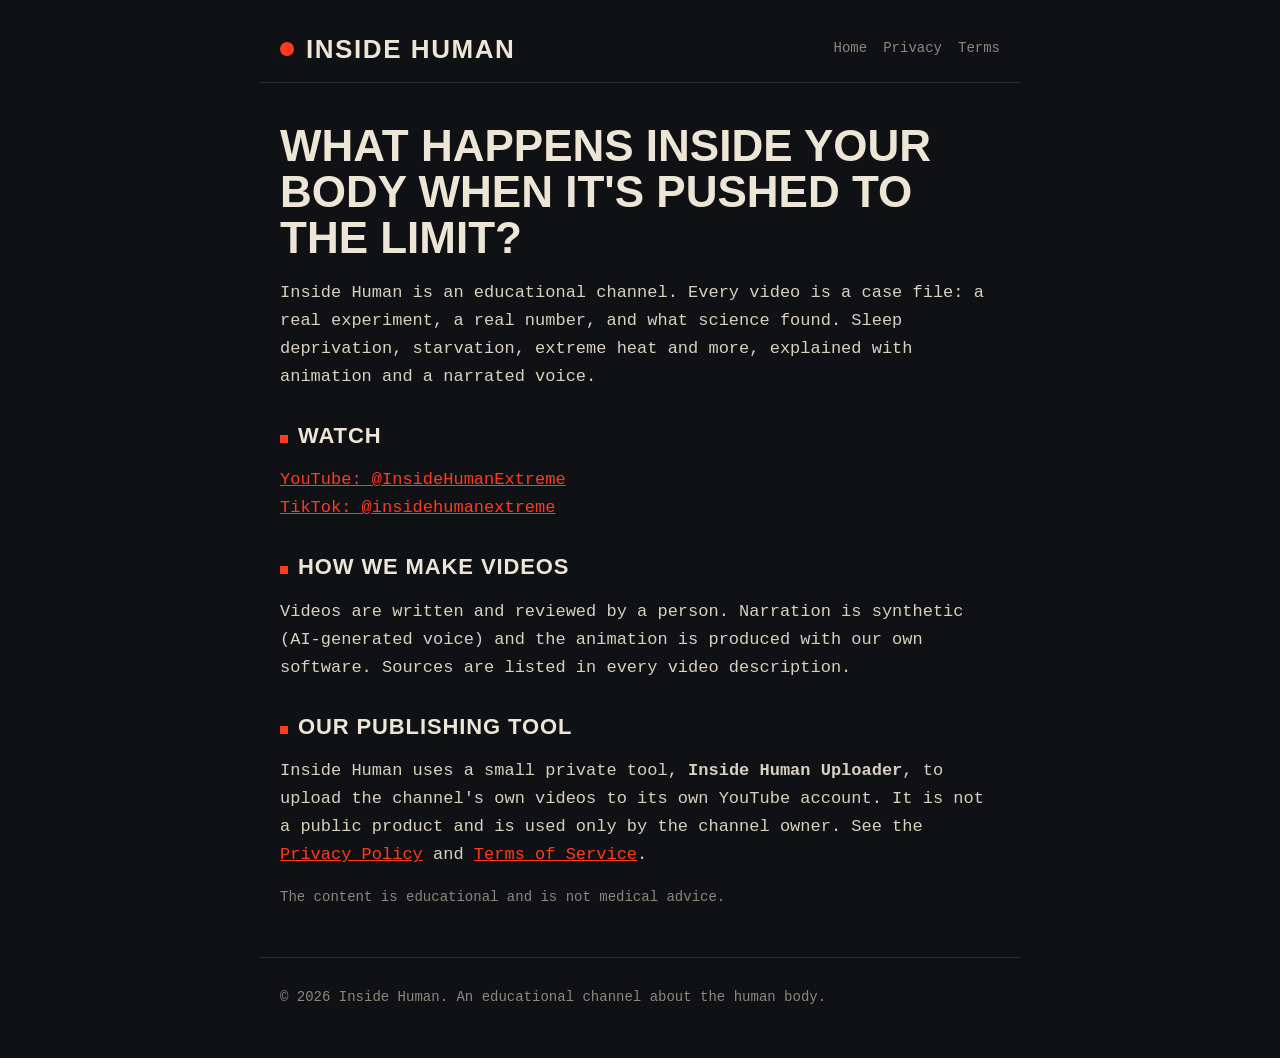
<file: index.html>
<!doctype html>
<html lang="en"><head><meta charset="utf-8"><meta name="viewport" content="width=device-width,initial-scale=1">
<title>Inside Human</title><meta name="description" content="Inside Human is an educational YouTube channel about what happens inside your body when it is pushed to the limit.">
<link rel="stylesheet" href="style.css"></head><body>
<header><span class="logo"></span><a class="brand" href="index.html">Inside Human</a>
<nav><a href="index.html">Home</a><a href="privacy.html">Privacy</a><a href="terms.html">Terms</a></nav></header><main>
<h1>What happens inside your body when it's pushed to the limit?</h1>
<p>Inside Human is an educational channel. Every video is a case file: a real experiment, a real number, and what science found. Sleep deprivation, starvation, extreme heat and more, explained with animation and a narrated voice.</p>
<h2>Watch</h2>
<p><a href="https://www.youtube.com/@InsideHumanExtreme">YouTube: @InsideHumanExtreme</a><br><a href="https://www.tiktok.com/@insidehumanextreme">TikTok: @insidehumanextreme</a></p>
<h2>How we make videos</h2>
<p>Videos are written and reviewed by a person. Narration is synthetic (AI-generated voice) and the animation is produced with our own software. Sources are listed in every video description.</p>
<h2>Our publishing tool</h2>
<p>Inside Human uses a small private tool, <strong>Inside Human Uploader</strong>, to upload the channel's own videos to its own YouTube account. It is not a public product and is used only by the channel owner. See the <a href="privacy.html">Privacy Policy</a> and <a href="terms.html">Terms of Service</a>.</p>
<p class="small">The content is educational and is not medical advice.</p>
</main><footer>&copy; 2026 Inside Human. An educational channel about the human body.</footer></body></html>
</file>
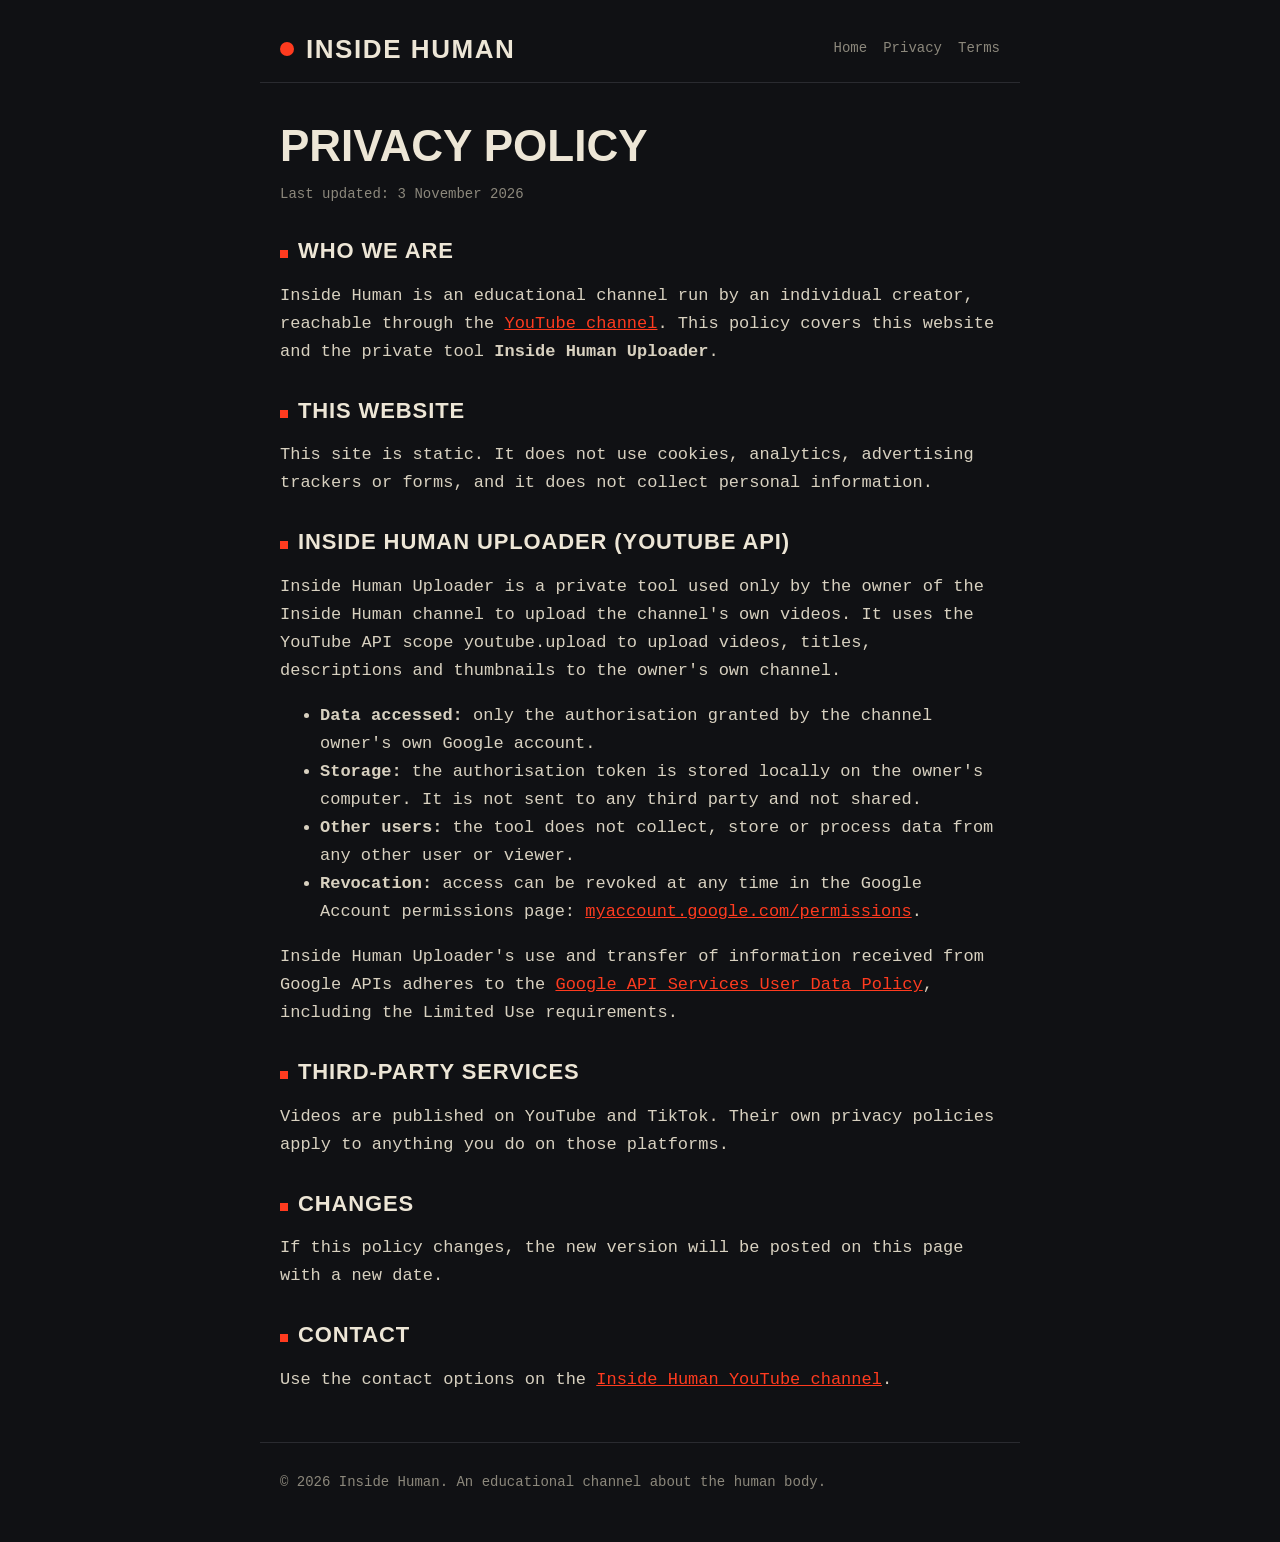
<file: privacy.html>
<!doctype html>
<html lang="en"><head><meta charset="utf-8"><meta name="viewport" content="width=device-width,initial-scale=1">
<title>Privacy Policy - Inside Human</title><meta name="description" content="Privacy policy for Inside Human and the Inside Human Uploader tool.">
<link rel="stylesheet" href="style.css"></head><body>
<header><span class="logo"></span><a class="brand" href="index.html">Inside Human</a>
<nav><a href="index.html">Home</a><a href="privacy.html">Privacy</a><a href="terms.html">Terms</a></nav></header><main>
<h1>Privacy Policy</h1>
<p class="small">Last updated: 3 November 2026</p>
<h2>Who we are</h2>
<p>Inside Human is an educational channel run by an individual creator, reachable through the <a href="https://www.youtube.com/@InsideHumanExtreme">YouTube channel</a>. This policy covers this website and the private tool <strong>Inside Human Uploader</strong>.</p>
<h2>This website</h2>
<p>This site is static. It does not use cookies, analytics, advertising trackers or forms, and it does not collect personal information.</p>
<h2>Inside Human Uploader (YouTube API)</h2>
<p>Inside Human Uploader is a private tool used only by the owner of the Inside Human channel to upload the channel's own videos. It uses the YouTube API scope <code>youtube.upload</code> to upload videos, titles, descriptions and thumbnails to the owner's own channel.</p>
<ul>
<li><strong>Data accessed:</strong> only the authorisation granted by the channel owner's own Google account.</li>
<li><strong>Storage:</strong> the authorisation token is stored locally on the owner's computer. It is not sent to any third party and not shared.</li>
<li><strong>Other users:</strong> the tool does not collect, store or process data from any other user or viewer.</li>
<li><strong>Revocation:</strong> access can be revoked at any time in the Google Account permissions page: <a href="https://myaccount.google.com/permissions">myaccount.google.com/permissions</a>.</li>
</ul>
<p>Inside Human Uploader's use and transfer of information received from Google APIs adheres to the <a href="https://developers.google.com/terms/api-services-user-data-policy">Google API Services User Data Policy</a>, including the Limited Use requirements.</p>
<h2>Third-party services</h2>
<p>Videos are published on YouTube and TikTok. Their own privacy policies apply to anything you do on those platforms.</p>
<h2>Changes</h2>
<p>If this policy changes, the new version will be posted on this page with a new date.</p>
<h2>Contact</h2>
<p>Use the contact options on the <a href="https://www.youtube.com/@InsideHumanExtreme">Inside Human YouTube channel</a>.</p>
</main><footer>&copy; 2026 Inside Human. An educational channel about the human body.</footer></body></html>
</file>
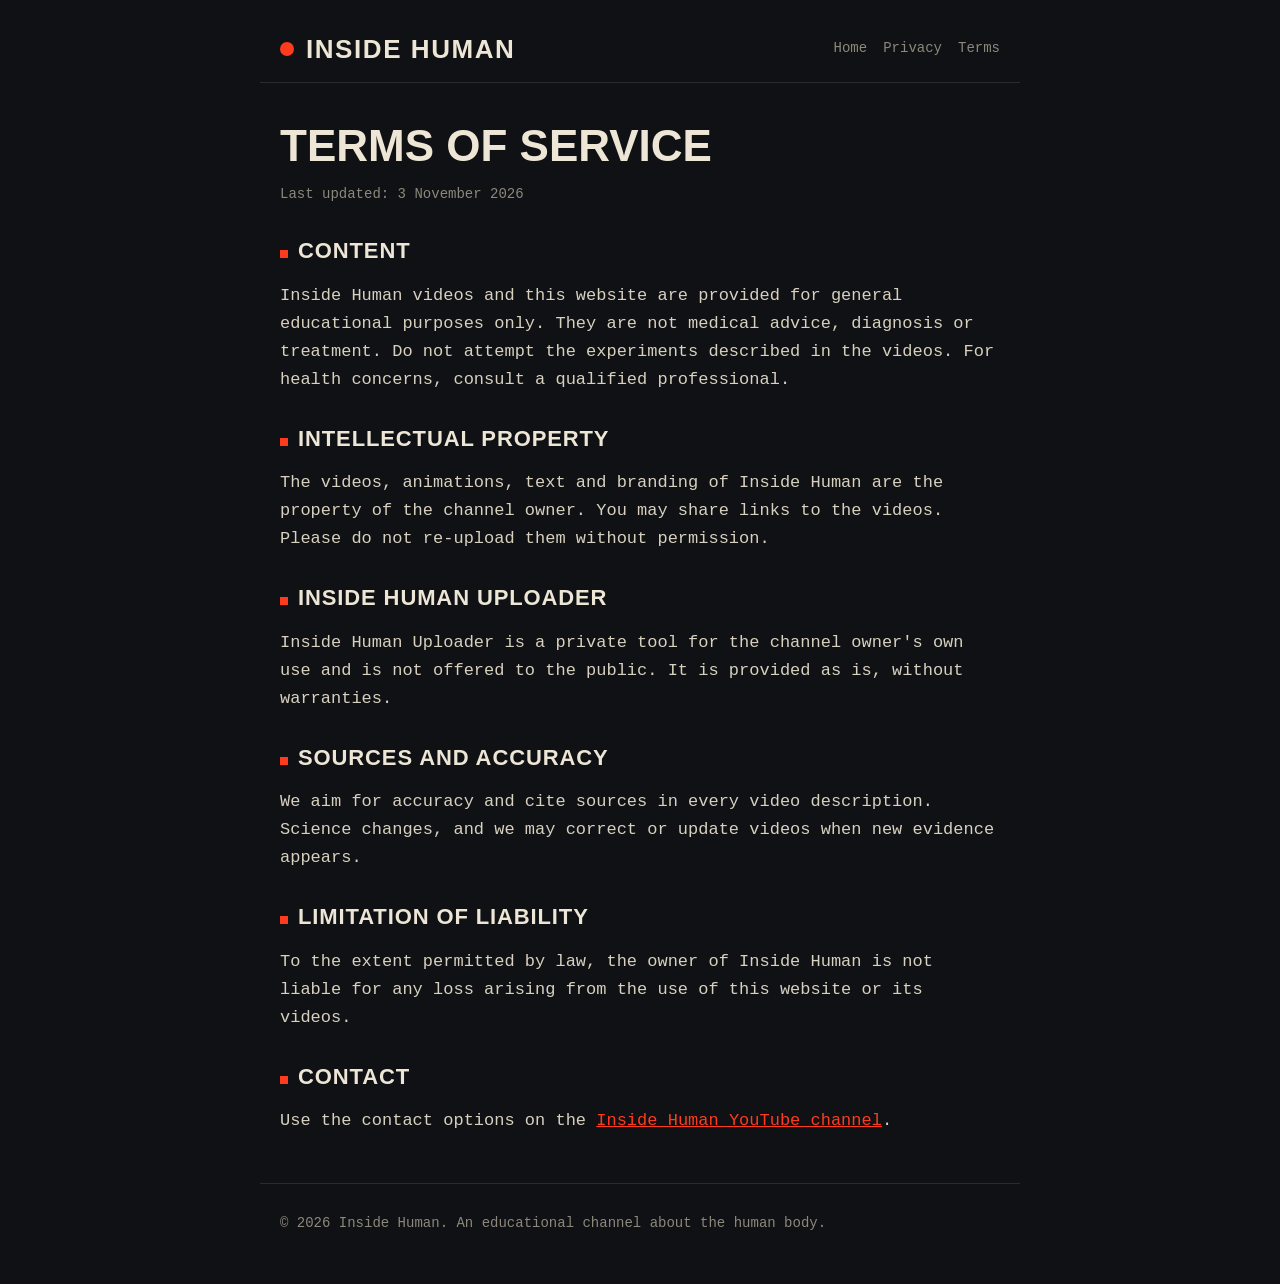
<file: terms.html>
<!doctype html>
<html lang="en"><head><meta charset="utf-8"><meta name="viewport" content="width=device-width,initial-scale=1">
<title>Terms of Service - Inside Human</title><meta name="description" content="Terms of service for Inside Human and the Inside Human Uploader tool.">
<link rel="stylesheet" href="style.css"></head><body>
<header><span class="logo"></span><a class="brand" href="index.html">Inside Human</a>
<nav><a href="index.html">Home</a><a href="privacy.html">Privacy</a><a href="terms.html">Terms</a></nav></header><main>
<h1>Terms of Service</h1>
<p class="small">Last updated: 3 November 2026</p>
<h2>Content</h2>
<p>Inside Human videos and this website are provided for general educational purposes only. They are not medical advice, diagnosis or treatment. Do not attempt the experiments described in the videos. For health concerns, consult a qualified professional.</p>
<h2>Intellectual property</h2>
<p>The videos, animations, text and branding of Inside Human are the property of the channel owner. You may share links to the videos. Please do not re-upload them without permission.</p>
<h2>Inside Human Uploader</h2>
<p>Inside Human Uploader is a private tool for the channel owner's own use and is not offered to the public. It is provided as is, without warranties.</p>
<h2>Sources and accuracy</h2>
<p>We aim for accuracy and cite sources in every video description. Science changes, and we may correct or update videos when new evidence appears.</p>
<h2>Limitation of liability</h2>
<p>To the extent permitted by law, the owner of Inside Human is not liable for any loss arising from the use of this website or its videos.</p>
<h2>Contact</h2>
<p>Use the contact options on the <a href="https://www.youtube.com/@InsideHumanExtreme">Inside Human YouTube channel</a>.</p>
</main><footer>&copy; 2026 Inside Human. An educational channel about the human body.</footer></body></html>
</file>
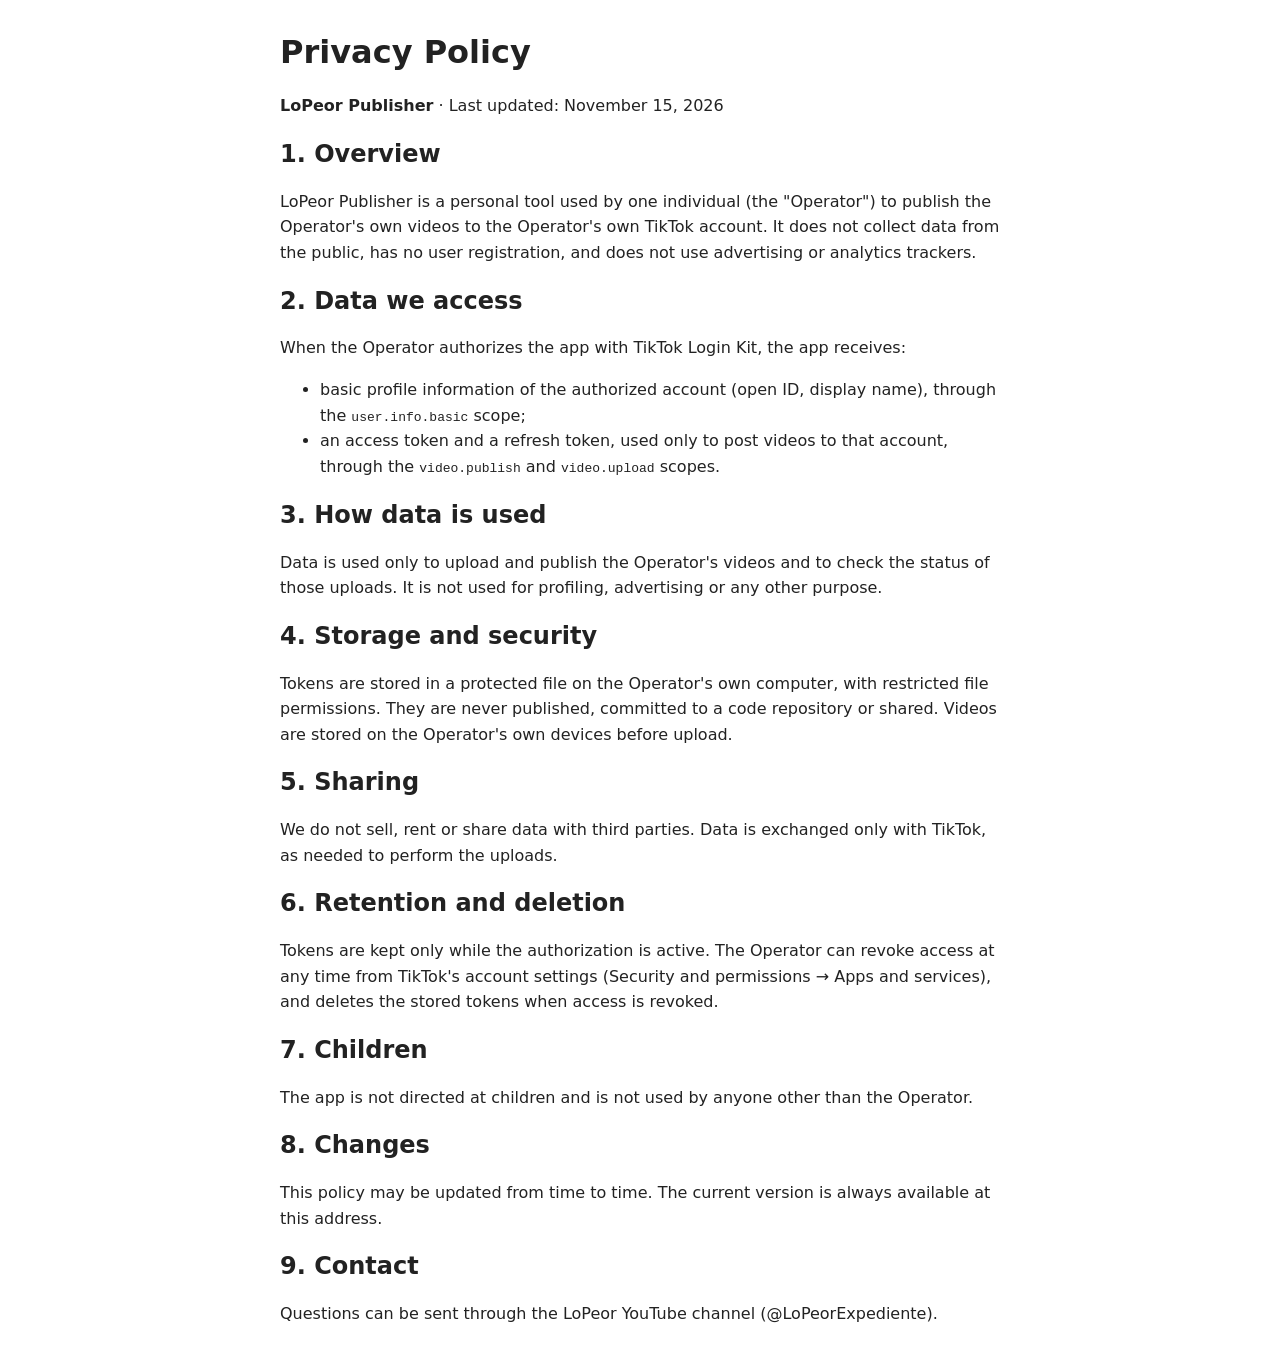
<file: tiktok-privacy.html>
<!DOCTYPE html>
<html lang="en">
<head>
<meta charset="utf-8">
<meta name="viewport" content="width=device-width, initial-scale=1">
<title>Privacy Policy - LoPeor Publisher</title>
<style>body{font-family:system-ui,sans-serif;max-width:720px;margin:2rem auto;padding:0 1rem;line-height:1.6;color:#222}h1,h2{line-height:1.25}</style>
</head>
<body>
<h1>Privacy Policy</h1>
<p><strong>LoPeor Publisher</strong> &middot; Last updated: November 15, 2026</p>

<h2>1. Overview</h2>
<p>LoPeor Publisher is a personal tool used by one individual (the "Operator") to publish the Operator's own videos to the Operator's own TikTok account. It does not collect data from the public, has no user registration, and does not use advertising or analytics trackers.</p>

<h2>2. Data we access</h2>
<p>When the Operator authorizes the app with TikTok Login Kit, the app receives:</p>
<ul>
<li>basic profile information of the authorized account (open ID, display name), through the <code>user.info.basic</code> scope;</li>
<li>an access token and a refresh token, used only to post videos to that account, through the <code>video.publish</code> and <code>video.upload</code> scopes.</li>
</ul>

<h2>3. How data is used</h2>
<p>Data is used only to upload and publish the Operator's videos and to check the status of those uploads. It is not used for profiling, advertising or any other purpose.</p>

<h2>4. Storage and security</h2>
<p>Tokens are stored in a protected file on the Operator's own computer, with restricted file permissions. They are never published, committed to a code repository or shared. Videos are stored on the Operator's own devices before upload.</p>

<h2>5. Sharing</h2>
<p>We do not sell, rent or share data with third parties. Data is exchanged only with TikTok, as needed to perform the uploads.</p>

<h2>6. Retention and deletion</h2>
<p>Tokens are kept only while the authorization is active. The Operator can revoke access at any time from TikTok's account settings (Security and permissions &rarr; Apps and services), and deletes the stored tokens when access is revoked.</p>

<h2>7. Children</h2>
<p>The app is not directed at children and is not used by anyone other than the Operator.</p>

<h2>8. Changes</h2>
<p>This policy may be updated from time to time. The current version is always available at this address.</p>

<h2>9. Contact</h2>
<p>Questions can be sent through the LoPeor YouTube channel (@LoPeorExpediente).</p>
</body>
</html>
</file>
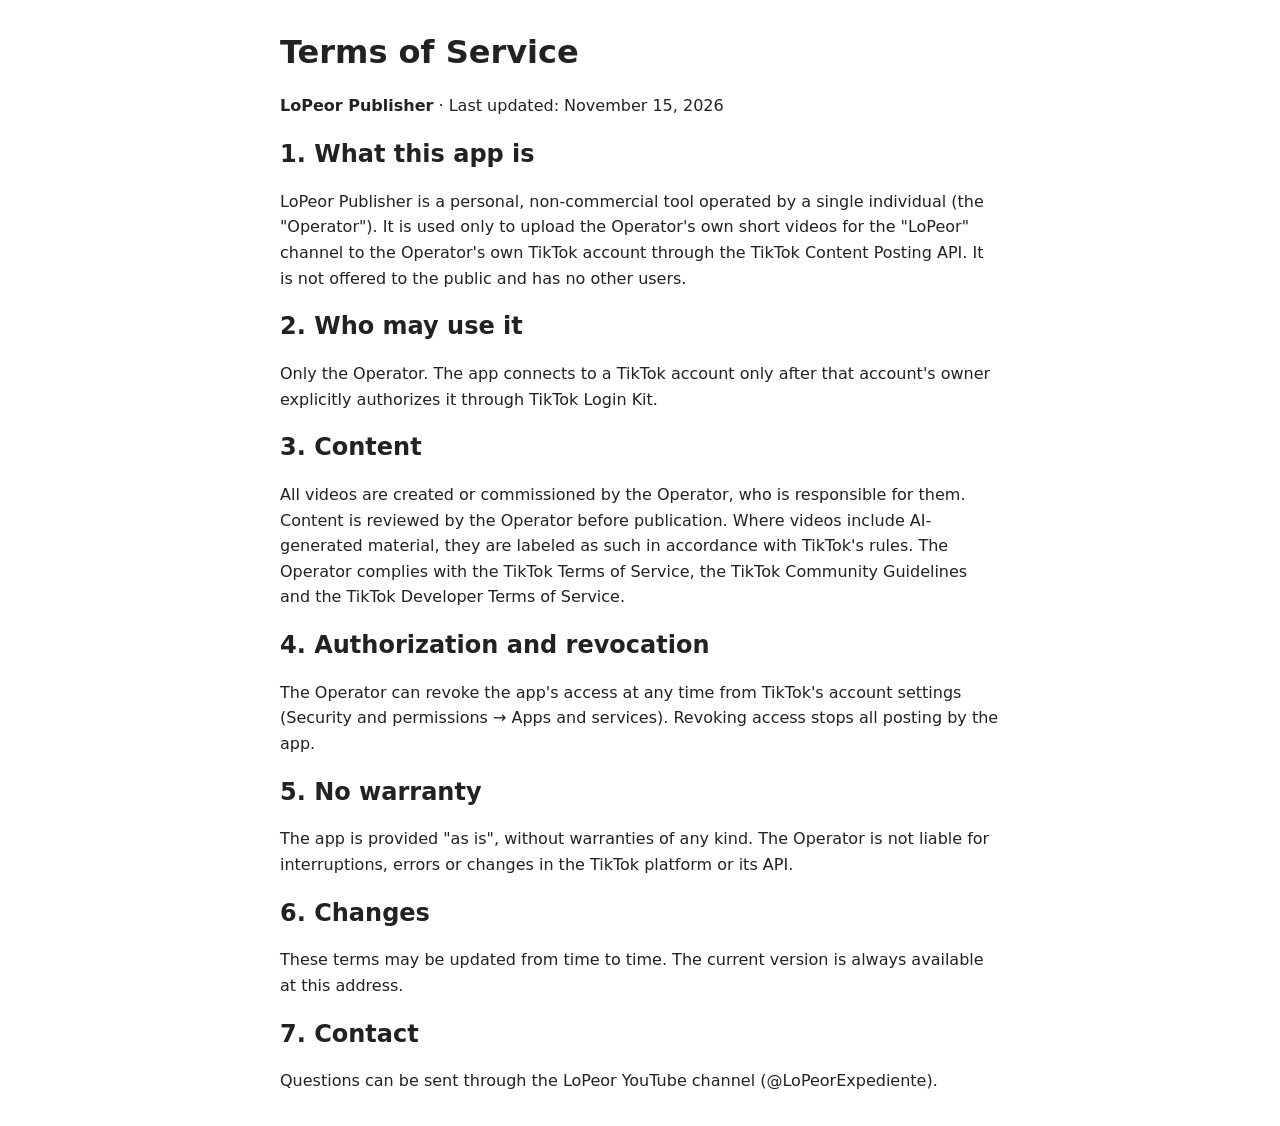
<file: tiktok-terms.html>
<!DOCTYPE html>
<html lang="en">
<head>
<meta charset="utf-8">
<meta name="viewport" content="width=device-width, initial-scale=1">
<title>Terms of Service - LoPeor Publisher</title>
<style>body{font-family:system-ui,sans-serif;max-width:720px;margin:2rem auto;padding:0 1rem;line-height:1.6;color:#222}h1,h2{line-height:1.25}</style>
</head>
<body>
<h1>Terms of Service</h1>
<p><strong>LoPeor Publisher</strong> &middot; Last updated: November 15, 2026</p>

<h2>1. What this app is</h2>
<p>LoPeor Publisher is a personal, non-commercial tool operated by a single individual (the "Operator"). It is used only to upload the Operator's own short videos for the "LoPeor" channel to the Operator's own TikTok account through the TikTok Content Posting API. It is not offered to the public and has no other users.</p>

<h2>2. Who may use it</h2>
<p>Only the Operator. The app connects to a TikTok account only after that account's owner explicitly authorizes it through TikTok Login Kit.</p>

<h2>3. Content</h2>
<p>All videos are created or commissioned by the Operator, who is responsible for them. Content is reviewed by the Operator before publication. Where videos include AI-generated material, they are labeled as such in accordance with TikTok's rules. The Operator complies with the TikTok Terms of Service, the TikTok Community Guidelines and the TikTok Developer Terms of Service.</p>

<h2>4. Authorization and revocation</h2>
<p>The Operator can revoke the app's access at any time from TikTok's account settings (Security and permissions &rarr; Apps and services). Revoking access stops all posting by the app.</p>

<h2>5. No warranty</h2>
<p>The app is provided "as is", without warranties of any kind. The Operator is not liable for interruptions, errors or changes in the TikTok platform or its API.</p>

<h2>6. Changes</h2>
<p>These terms may be updated from time to time. The current version is always available at this address.</p>

<h2>7. Contact</h2>
<p>Questions can be sent through the LoPeor YouTube channel (@LoPeorExpediente).</p>
</body>
</html>
</file>
<file: style.css>
:root{--ink:#101114;--paper:#EDE6D6;--red:#FF3B1F;--graphite:#8C887C;--slate:#2A2B30}
*{box-sizing:border-box}
body{margin:0;background:var(--ink);color:var(--paper);font:17px/1.65 "IBM Plex Mono",ui-monospace,Menlo,Consolas,monospace}
header,main,footer{max-width:760px;margin:0 auto;padding:0 20px}
header{padding-top:36px;display:flex;align-items:center;gap:12px;border-bottom:1px solid var(--slate);padding-bottom:20px}
.logo{width:14px;height:14px;border-radius:50%;background:var(--red);flex:none}
.brand{font:800 26px/1 "Big Shoulders Display","Arial Narrow",Impact,sans-serif;letter-spacing:.06em;text-transform:uppercase;color:var(--paper);text-decoration:none}
nav{margin-left:auto;font-size:14px}
nav a{color:var(--graphite);margin-left:16px;text-decoration:none}
nav a:hover{color:var(--paper)}
h1{font:800 44px/1.05 "Big Shoulders Display","Arial Narrow",Impact,sans-serif;text-transform:uppercase;margin:40px 0 8px}
h2{font:800 22px/1.2 "Big Shoulders Display","Arial Narrow",Impact,sans-serif;text-transform:uppercase;letter-spacing:.04em;margin:32px 0 6px;color:var(--paper)}
h2::before{content:"";display:inline-block;width:8px;height:8px;background:var(--red);margin-right:10px}
p,li{color:#d8d1c0}
a{color:var(--red)}
.small{color:var(--graphite);font-size:14px}
footer{padding:28px 20px 48px;margin-top:48px;border-top:1px solid var(--slate);color:var(--graphite);font-size:14px}
@media(max-width:520px){h1{font-size:34px}}
</file>
